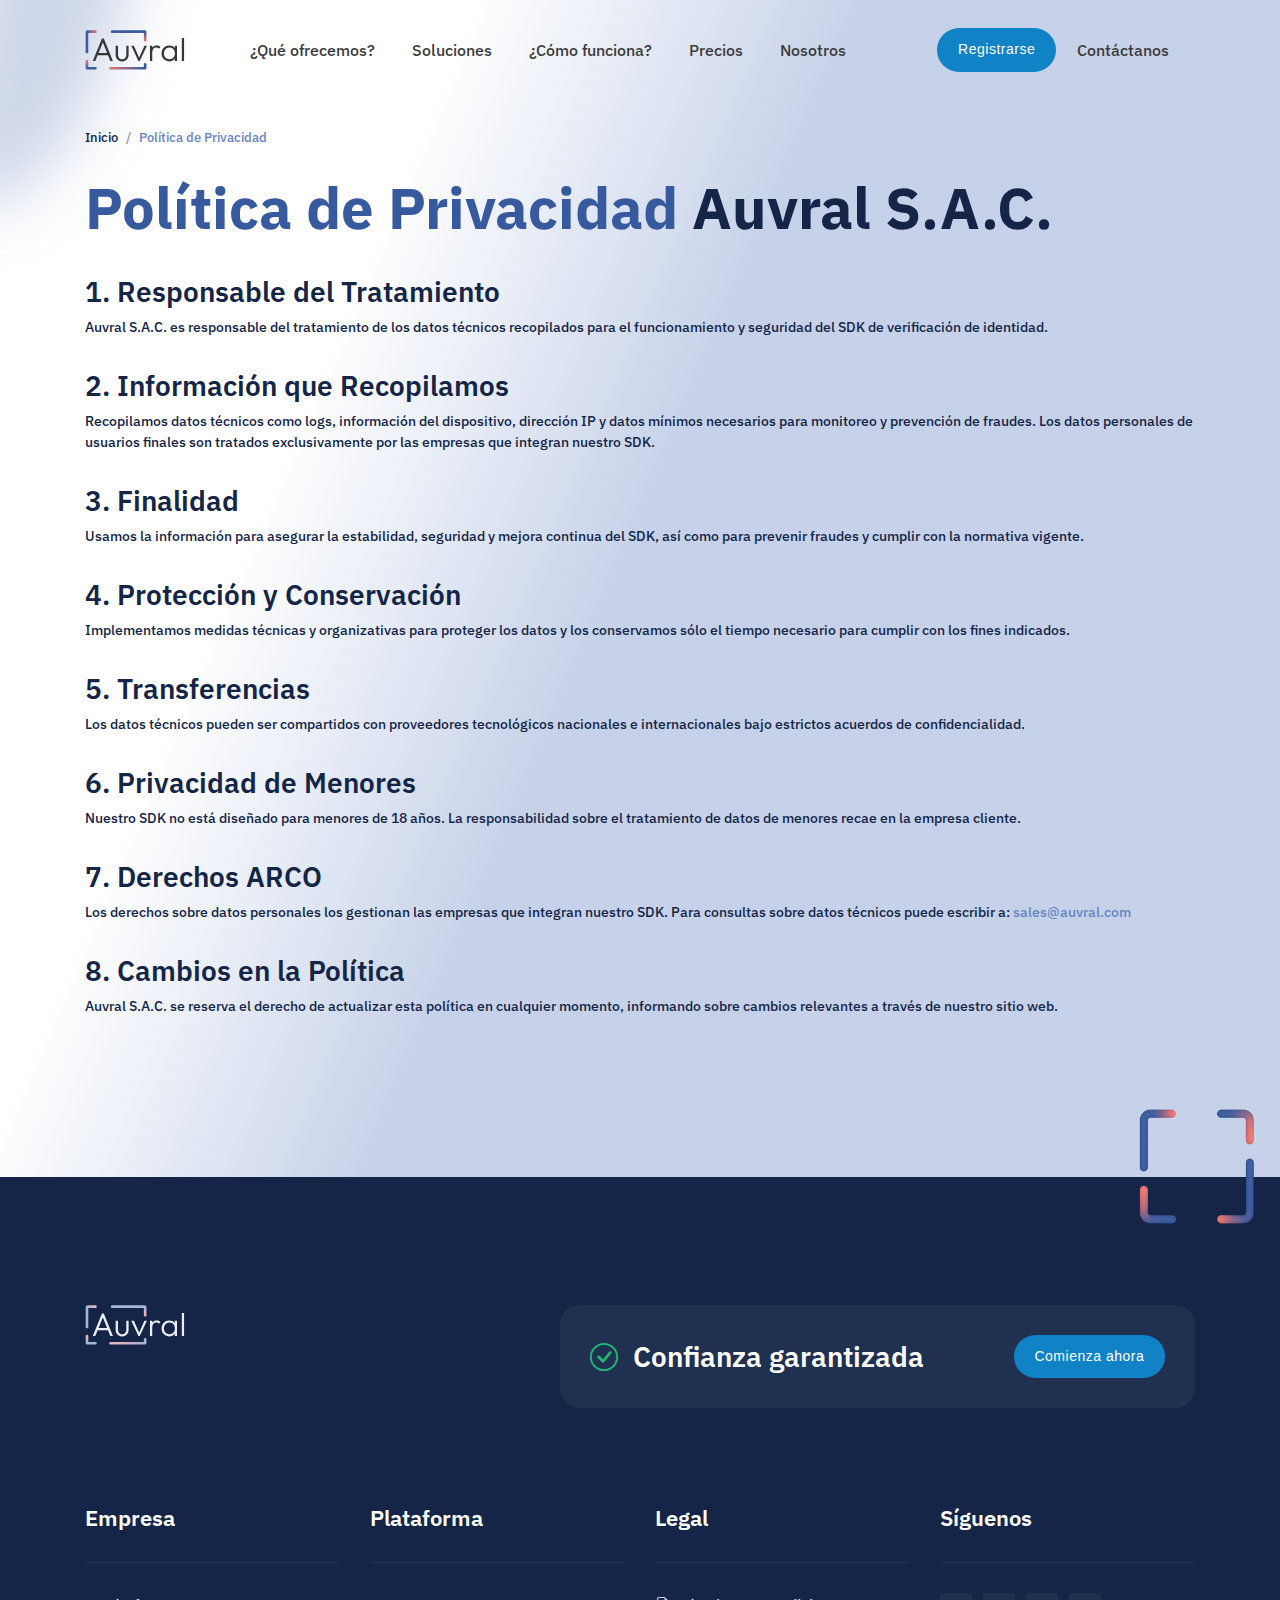
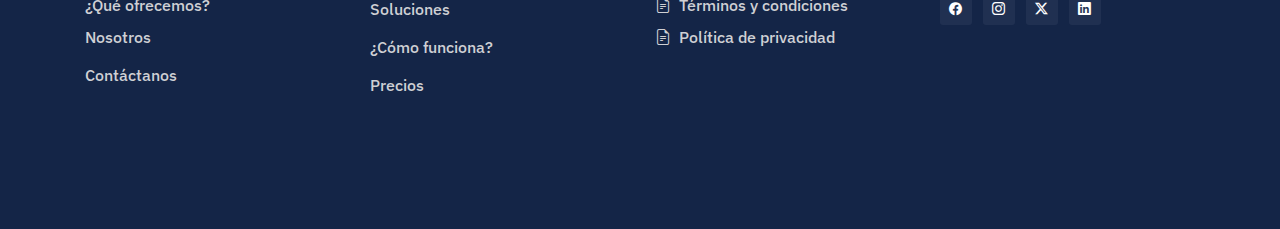
<file: privacy-policy.html>
<!DOCTYPE html>
<html lang="en">
<head>
	<title>Auvral | Política de privacidad</title>
	<!-- Meta Tags -->
	<meta charset="utf-8">
	<meta name="viewport" content="width=device-width, initial-scale=1, shrink-to-fit=no">
	<meta name="author" content="Auvral">
	<meta name="description" content="Auvral | Política de privacidad">
	<!-- Dark mode -->
	<script>
		const storedTheme = localStorage.getItem('theme')
 
		const getPreferredTheme = () => {
			if (storedTheme) {
				return storedTheme
			}
			return window.matchMedia('(prefers-color-scheme: light)').matches ? 'light' : 'light'
		}

		const setTheme = function (theme) {
			if (theme === 'auto' && window.matchMedia('(prefers-color-scheme: dark)').matches) {
				document.documentElement.setAttribute('data-bs-theme', 'dark')
			} else {
				document.documentElement.setAttribute('data-bs-theme', theme)
			}
		}

		setTheme(getPreferredTheme())

		window.addEventListener('DOMContentLoaded', () => {
		    var el = document.querySelector('.theme-icon-active');
			if(el != 'undefined' && el != null) {
				const showActiveTheme = theme => {
				const activeThemeIcon = document.querySelector('.theme-icon-active use')
				const btnToActive = document.querySelector(`[data-bs-theme-value="${theme}"]`)
				const svgOfActiveBtn = btnToActive.querySelector('.mode-switch use').getAttribute('href')

				document.querySelectorAll('[data-bs-theme-value]').forEach(element => {
					element.classList.remove('active')
				})

				btnToActive.classList.add('active')
				activeThemeIcon.setAttribute('href', svgOfActiveBtn)
			}

			window.matchMedia('(prefers-color-scheme: dark)').addEventListener('change', () => {
				if (storedTheme !== 'light' || storedTheme !== 'dark') {
					setTheme(getPreferredTheme())
				}
			})

			showActiveTheme(getPreferredTheme())

			document.querySelectorAll('[data-bs-theme-value]')
				.forEach(toggle => {
					toggle.addEventListener('click', () => {
						const theme = toggle.getAttribute('data-bs-theme-value')
						localStorage.setItem('theme', theme)
						setTheme(theme)
						showActiveTheme(theme)
					})
				})

			}
		})
		
	</script>
	<!-- Favicon -->
	<link rel="shortcut icon" href="assets/images/favicon.ico">
	<!-- Google Font -->
	<link rel="preconnect" href="https://fonts.googleapis.com">
	<link rel="preconnect" href="https://fonts.gstatic.com" crossorigin="">
	<link href="https://fonts.googleapis.com/css2?family=IBM+Plex+Sans:ital,wght@0,100..700;1,100..700&display=swap" rel="stylesheet">
	<!-- Plugins CSS -->
	<link rel="stylesheet" type="text/css" href="assets/vendor/bootstrap-icons/bootstrap-icons.css">
	<link rel="stylesheet" type="text/css" href="assets/vendor/swiper/swiper-bundle.min.css">
	<!-- Theme CSS -->
	<link rel="stylesheet" type="text/css" href="assets/css/style.css">
</head>
<body>
	
<!-- Header START -->
<header class="header-sticky header-absolute">
	<!-- Logo Nav START -->
	<nav class="navbar navbar-expand-xl">
		<div class="container">
			<!-- Logo START -->
			<a class="navbar-brand me-0" href="index.html">
				<img class="light-mode-item navbar-brand-item" src="assets/images/logo.svg" alt="logo">
				<img class="dark-mode-item navbar-brand-item" src="assets/images/logo-light.svg" alt="logo">
			</a>
			<!-- Logo END -->

			<!-- Main navbar START -->
			<div class="navbar-collapse collapse" id="navbarCollapse">
				<ul class="navbar-nav navbar-nav-scroll dropdown-hover mx-auto">

					<!-- Nav item -->
					<li class="nav-item"> <a class="nav-link" href="index.html#offer">¿Qué ofrecemos?</a> </li>
					<li class="nav-item"> <a class="nav-link" href="index.html#solutions">Soluciones</a> </li>
					<li class="nav-item"> <a class="nav-link" href="index.html#onboarding">¿Cómo funciona?</a> </li>
					<li class="nav-item"> <a class="nav-link" href="pricing.html">Precios</a> </li>
					<li class="nav-item"> <a class="nav-link" href="index.html#about-us">Nosotros</a> </li>
					<li class="nav-item"> <a class="nav-link nav-desk-css" href="index.html#contact-us">Contáctanos</a> </li>
				</ul>
			</div>
			<!-- Main navbar END -->

			<!-- Buttons -->
			<ul class="nav navbar-nav navbar-nav-scroll align-items-center dropdown-hover ms-sm-2">
				<!-- Sign up button -->
						<li class="nav-mob-css nav-item ms-2">
							<a href="sign-up.html" class="btn btn-sm btn-primary-grad mb-0">Registrarse</a>
						</li>
						<li class="nav-item nav-mob-css"> <a class="nav-link" href="index.html#contact-us">Contáctanos</a> </li>
						<!-- Dark mode option START -->
						<li class="nav-item dropdown dropdown-animation d-none">
							<button class="btn btn-link mb-0 px-2 lh-1" type="button" aria-expanded="false" data-bs-toggle="dropdown" data-bs-display="static">
							<svg xmlns="http://www.w3.org/2000/svg" width="20" height="20" class="bi bi-circle-half theme-icon-active fill-mode fa-fw" viewBox="0 0 16 16">
								<path d="M8 15A7 7 0 1 0 8 1v14zm0 1A8 8 0 1 1 8 0a8 8 0 0 1 0 16z"></path>
								<use href="#"></use>
							</svg>
							</button>
		
							<ul class="dropdown-menu min-w-auto dropdown-menu-end" aria-labelledby="bd-theme">
								<li class="mb-1">
									<button type="button" class="dropdown-item d-flex align-items-center" data-bs-theme-value="light">
										<svg width="16" height="16" fill="currentColor" class="bi bi-brightness-high-fill fa-fw mode-switch me-1" viewBox="0 0 16 16">
											<path d="M12 8a4 4 0 1 1-8 0 4 4 0 0 1 8 0zM8 0a.5.5 0 0 1 .5.5v2a.5.5 0 0 1-1 0v-2A.5.5 0 0 1 8 0zm0 13a.5.5 0 0 1 .5.5v2a.5.5 0 0 1-1 0v-2A.5.5 0 0 1 8 13zm8-5a.5.5 0 0 1-.5.5h-2a.5.5 0 0 1 0-1h2a.5.5 0 0 1 .5.5zM3 8a.5.5 0 0 1-.5.5h-2a.5.5 0 0 1 0-1h2A.5.5 0 0 1 3 8zm10.657-5.657a.5.5 0 0 1 0 .707l-1.414 1.415a.5.5 0 1 1-.707-.708l1.414-1.414a.5.5 0 0 1 .707 0zm-9.193 9.193a.5.5 0 0 1 0 .707L3.05 13.657a.5.5 0 0 1-.707-.707l1.414-1.414a.5.5 0 0 1 .707 0zm9.193 2.121a.5.5 0 0 1-.707 0l-1.414-1.414a.5.5 0 0 1 .707-.707l1.414 1.414a.5.5 0 0 1 0 .707zM4.464 4.465a.5.5 0 0 1-.707 0L2.343 3.05a.5.5 0 1 1 .707-.707l1.414 1.414a.5.5 0 0 1 0 .708z"></path>
											<use href="#"></use>
										</svg>Light
									</button>
								</li>
								<li class="mb-1">
									<button type="button" class="dropdown-item d-flex align-items-center" data-bs-theme-value="dark">
										<svg xmlns="http://www.w3.org/2000/svg" width="16" height="16" fill="currentColor" class="bi bi-moon-stars-fill fa-fw mode-switch me-1" viewBox="0 0 16 16">
											<path d="M6 .278a.768.768 0 0 1 .08.858 7.208 7.208 0 0 0-.878 3.46c0 4.021 3.278 7.277 7.318 7.277.527 0 1.04-.055 1.533-.16a.787.787 0 0 1 .81.316.733.733 0 0 1-.031.893A8.349 8.349 0 0 1 8.344 16C3.734 16 0 12.286 0 7.71 0 4.266 2.114 1.312 5.124.06A.752.752 0 0 1 6 .278z"></path>
											<path d="M10.794 3.148a.217.217 0 0 1 .412 0l.387 1.162c.173.518.579.924 1.097 1.097l1.162.387a.217.217 0 0 1 0 .412l-1.162.387a1.734 1.734 0 0 0-1.097 1.097l-.387 1.162a.217.217 0 0 1-.412 0l-.387-1.162A1.734 1.734 0 0 0 9.31 6.593l-1.162-.387a.217.217 0 0 1 0-.412l1.162-.387a1.734 1.734 0 0 0 1.097-1.097l.387-1.162zM13.863.099a.145.145 0 0 1 .274 0l.258.774c.115.346.386.617.732.732l.774.258a.145.145 0 0 1 0 .274l-.774.258a1.156 1.156 0 0 0-.732.732l-.258.774a.145.145 0 0 1-.274 0l-.258-.774a1.156 1.156 0 0 0-.732-.732l-.774-.258a.145.145 0 0 1 0-.274l.774-.258c.346-.115.617-.386.732-.732L13.863.1z"></path>
											<use href="#"></use>
										</svg>Dark
									</button>
								</li>
							</ul>
						</li>
						<!-- Dark mode option END -->
				
				<!-- Responsive navbar toggler -->
				<li class="nav-item">
					<button class="navbar-toggler ms-sm-3 p-2" type="button" data-bs-toggle="collapse" data-bs-target="#navbarCollapse" aria-controls="navbarCollapse" aria-expanded="false" aria-label="Toggle navigation">
						<span class="navbar-toggler-animation">
							<span></span>
							<span></span>
							<span></span>
						</span>
					</button>
				</li>	
			</ul>

		</div>
	</nav>
	<!-- Logo Nav END -->
</header>
<!-- Header END -->

<!-- **************** MAIN CONTENT START **************** -->
<main>

<!-- =======================
Hero START -->
<div class="bg-home-auvral">
	<section id="privacy-policy" class="position-relative overflow-hidden pt-xl-8">
		<!-- Grad blur decoration -->
		<div class="position-absolute top-0 start-0 mt-n9 ms-n5">
		  <img src="assets/images/elements/grad-shape/blur-decoration.svg" class="blur-7 opacity-8" alt="Grad shape">
		</div>
	  
		<div class="container position-relative">
		  <div class="row align-items-center">
			<!-- Hero content START -->
			<div class="col-lg-12 mb-1 mb-lg-0 pe-md-5">
			  <!-- Breadcrumb -->
			  <nav class="mb-2" aria-label="breadcrumb">
				<ol class="breadcrumb pt-0">
				  <li class="breadcrumb-item"><a href="index.html">Inicio</a></li>
				  <li class="breadcrumb-item active" aria-current="page">Política de Privacidad</li>
				</ol>
			  </nav>
	  
			  <!-- Title -->
			  <h1 class="fw-bold mb-4">
				<span class="text-primary">Política de Privacidad</span> Auvral S.A.C.
			  </h1>
			</div>
			<!-- Hero content END -->
		  </div>
	  
		  <!-- Privacy Sections START -->
		  <div class="row">
			<div class="col-12">
			  <!-- 1. Responsable del Tratamiento -->
			  <h3 class="h5 fw-semibold">1. Responsable del Tratamiento</h3>
			  <p>Auvral S.A.C. es responsable del tratamiento de los datos técnicos recopilados para el funcionamiento y seguridad del SDK de verificación de identidad.</p>
	  
			  <!-- 2. Información que Recopilamos -->
			  <h3 class="h5 fw-semibold mt-4">2. Información que Recopilamos</h3>
			  <p>Recopilamos datos técnicos como logs, información del dispositivo, dirección IP y datos mínimos necesarios para monitoreo y prevención de fraudes. Los datos personales de usuarios finales son tratados exclusivamente por las empresas que integran nuestro SDK.</p>
	  
			  <!-- 3. Finalidad -->
			  <h3 class="h5 fw-semibold mt-4">3. Finalidad</h3>
			  <p>Usamos la información para asegurar la estabilidad, seguridad y mejora continua del SDK, así como para prevenir fraudes y cumplir con la normativa vigente.</p>
	  
			  <!-- 4. Protección y Conservación -->
			  <h3 class="h5 fw-semibold mt-4">4. Protección y Conservación</h3>
			  <p>Implementamos medidas técnicas y organizativas para proteger los datos y los conservamos sólo el tiempo necesario para cumplir con los fines indicados.</p>
	  
			  <!-- 5. Transferencias -->
			  <h3 class="h5 fw-semibold mt-4">5. Transferencias</h3>
			  <p>Los datos técnicos pueden ser compartidos con proveedores tecnológicos nacionales e internacionales bajo estrictos acuerdos de confidencialidad.</p>
	  
			  <!-- 6. Privacidad de Menores -->
			  <h3 class="h5 fw-semibold mt-4">6. Privacidad de Menores</h3>
			  <p>Nuestro SDK no está diseñado para menores de 18 años. La responsabilidad sobre el tratamiento de datos de menores recae en la empresa cliente.</p>
	  
			  <!-- 7. Derechos ARCO -->
			  <h3 class="h5 fw-semibold mt-4">7. Derechos ARCO</h3>
			  <p>Los derechos sobre datos personales los gestionan las empresas que integran nuestro SDK. Para consultas sobre datos técnicos puede escribir a: <a href="mailto:sales@auvral.com">sales@auvral.com</a></p>
	  
			  <!-- 8. Cambios en la Política -->
			  <h3 class="h5 fw-semibold mt-4">8. Cambios en la Política</h3>
			  <p>Auvral S.A.C. se reserva el derecho de actualizar esta política en cualquier momento, informando sobre cambios relevantes a través de nuestro sitio web.</p>
	  
			</div>
		  </div>
		  <!-- Privacy Sections END -->
		</div>
	</section>
	  
</div>
</main>
<footer class="bg-dark position-relative py-sm-8 py-6" data-bs-theme="dark">
	<!-- Shape decoration -->
	<div class="position-absolute top-0 end-0 mt-n8 z-index-9 d-none d-md-block">
		<img src="assets/images/elements/grad-shape/06.png" class="auvral-icon" alt="Shape">
	</div>
	<div class="container position-relative">
		<div class="row mb-4 mb-lg-7">
			<!-- Logo -->
			<div class="col-lg-3 col-xl-4 mb-4 mb-lg-0">
				<a class="me-0" href="index.html">
					<img class="h-40px" src="assets/images/logo-light.svg" alt="logo">
				</a>
			</div>

			<!-- CTA -->
			<div class="col-lg-9 col-xl-7 ms-md-auto">
				<div class="bg-white d-md-flex justify-content-between align-items-center rounded-4 p-4" style="--bs-bg-opacity:0.05">
					<h5 class="mb-3 mb-md-0"><i class="bi bi-check-circle text-success me-2"></i> Confianza garantizada</h5>
					<a href="index.html#contact-us" class="btn btn-sm btn-primary-grad text-nowrap mb-0">Comienza ahora</a>
				</div>
			</div>
		</div>

		<!-- Link widgets -->
		<div class="row g-4">
			<!-- Widget item -->
			<div class="col-sm-6 col-md-3">
				<h6 class="mb-0">Empresa</h6>
				<hr class="opacity-1 my-md-4">
				<ul class="nav flex-column gap-1">
					<li class="nav-item"><a class="nav-link pt-0" href="index.html#offer">¿Qué ofrecemos?</a></li>
					<li class="nav-item"><a class="nav-link pt-0" href="index.html#about-us">Nosotros</a></li>
					<li class="nav-item"><a class="nav-link" href="index.html#contact-us">Contáctanos</a></li>
				</ul>
			</div>

			<!-- Widget item -->
			<div class="col-sm-6 col-md-3">
				<h6 class="mb-0">Plataforma</h6>
				<hr class="opacity-1 my-md-4">
				<ul class="nav flex-column gap-1">
					<li class="nav-item"><a class="nav-link" href="index.html#solutions">Soluciones</a></li>
					<li class="nav-item"><a class="nav-link" href="index.html#onboarding">¿Cómo funciona?</a></li>
					<li class="nav-item"><a class="nav-link" href="pricing.html">Precios</a></li>
				</ul>
			</div>
			
			<!-- Widget item -->
			<div class="col-sm-6 col-md-3">
				<h6 class="mb-0">Legal</h6>
				<hr class="opacity-1 my-md-4">
				<ul class="nav flex-column gap-1">
					<li class="nav-item"><a class="nav-link pt-0" href="terms-conditions.html"><i class="bi bi-file-earmark-text me-2"></i>Términos y condiciones</a></li>
					<li class="nav-item"><a class="nav-link pt-0" href="privacy-policy.html"><i class="bi bi-file-earmark-text me-2"></i>Política de privacidad</a></li>
				</ul>
			</div>

			<!-- Widget item -->
			<div class="col-sm-6 col-md-3">
				<h6 class="mb-0">Síguenos</h6>
				<hr class="opacity-1 my-md-4">
				<ul class="list-inline mb-0">
					<li class="list-inline-item"> <a class="btn btn-xs btn-icon btn-secondary" href="#"><i class="bi bi-facebook lh-base"></i></a> </li>
					<li class="list-inline-item"> <a class="btn btn-xs btn-icon btn-secondary" href="#"><i class="bi bi-instagram lh-base"></i></a> </li>
					<li class="list-inline-item"> <a class="btn btn-xs btn-icon btn-secondary" href="#"><i class="bi bi-twitter-x lh-base"></i></a> </li>
					<li class="list-inline-item"> <a class="btn btn-xs btn-icon btn-secondary" href="#"><i class="bi bi-linkedin lh-base"></i></a> </li>
				</ul>
			</div>
		</div>
	</div>
</footer>
<!-- Back to top -->
<a href="index.html#contact-us" class="float-button pulse-float">Solicitar demo</div></a>
<!-- Bootstrap JS -->
<script src="assets/vendor/bootstrap/dist/js/bootstrap.bundle.min.js"></script>
<!-- Theme Functions -->
<script src="assets/js/functions.js"></script>
<script>
	document.addEventListener("DOMContentLoaded", () => {
	  const sections = document.querySelectorAll("section[id]");
	  const navLinks = document.querySelectorAll(".navbar-nav .nav-link");
	
	  function activateMenuOnScroll() {
		const scrollPos = window.scrollY + 100; // margen para compensar el header fijo
	
		sections.forEach(section => {
		  const top = section.offsetTop;
		  const height = section.offsetHeight;
		  const id = section.getAttribute("id");
	
		  if (scrollPos >= top && scrollPos < top + height) {
			navLinks.forEach(link => {
			  link.classList.remove("active");
			  if (link.getAttribute("href") === `#${id}`) {
				link.classList.add("active");
			  }
			});
		  }
		});
	  }
	
	  window.addEventListener("scroll", activateMenuOnScroll);
	});
</script>
</body>
</html>
</file>
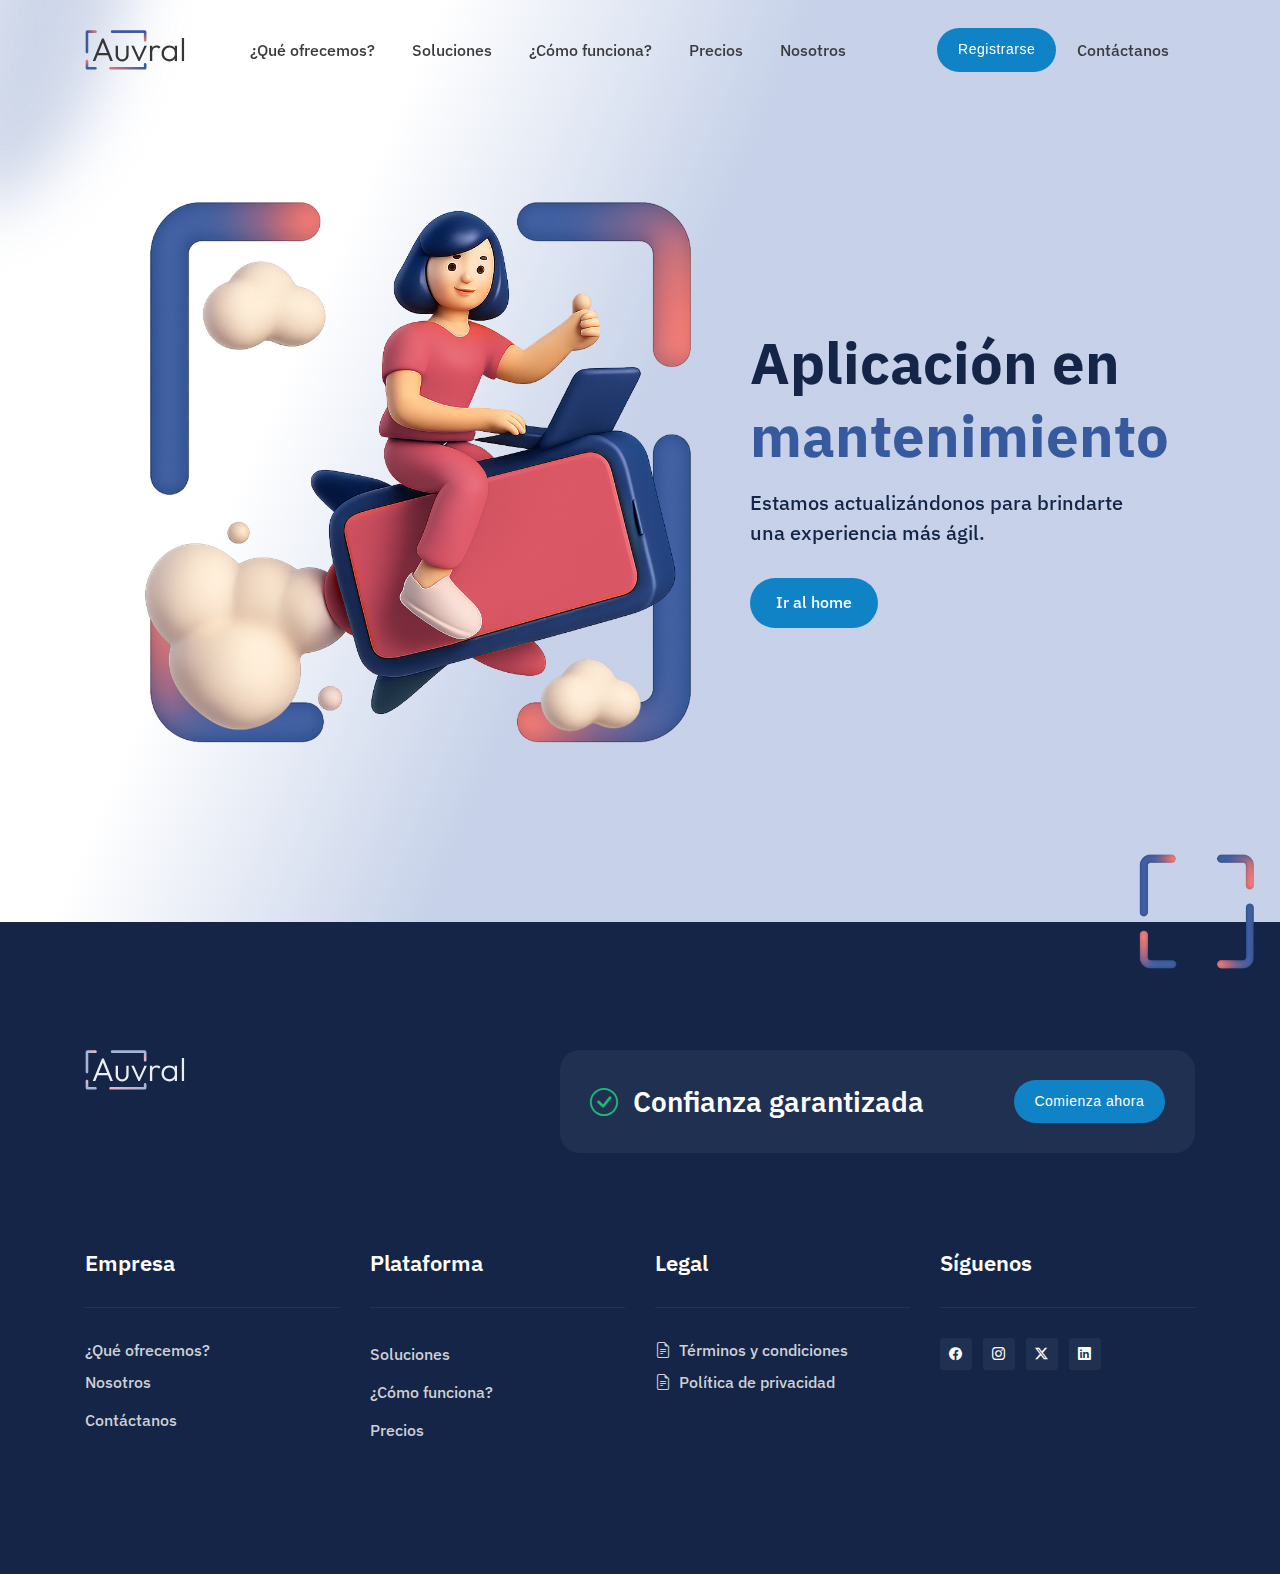
<file: sign-up.html>
<!DOCTYPE html>
<html lang="en">
<head>
	<title>Auvral | Página en construcción</title>
	<!-- Meta Tags -->
	<meta charset="utf-8">
	<meta name="viewport" content="width=device-width, initial-scale=1, shrink-to-fit=no">
	<meta name="author" content="Auvral">
	<meta name="description" content="Auvral | Página en construcción">
	<!-- Dark mode -->
	<script>
		const storedTheme = localStorage.getItem('theme')
 
		const getPreferredTheme = () => {
			if (storedTheme) {
				return storedTheme
			}
			return window.matchMedia('(prefers-color-scheme: light)').matches ? 'light' : 'light'
		}

		const setTheme = function (theme) {
			if (theme === 'auto' && window.matchMedia('(prefers-color-scheme: dark)').matches) {
				document.documentElement.setAttribute('data-bs-theme', 'dark')
			} else {
				document.documentElement.setAttribute('data-bs-theme', theme)
			}
		}

		setTheme(getPreferredTheme())

		window.addEventListener('DOMContentLoaded', () => {
		    var el = document.querySelector('.theme-icon-active');
			if(el != 'undefined' && el != null) {
				const showActiveTheme = theme => {
				const activeThemeIcon = document.querySelector('.theme-icon-active use')
				const btnToActive = document.querySelector(`[data-bs-theme-value="${theme}"]`)
				const svgOfActiveBtn = btnToActive.querySelector('.mode-switch use').getAttribute('href')

				document.querySelectorAll('[data-bs-theme-value]').forEach(element => {
					element.classList.remove('active')
				})

				btnToActive.classList.add('active')
				activeThemeIcon.setAttribute('href', svgOfActiveBtn)
			}

			window.matchMedia('(prefers-color-scheme: dark)').addEventListener('change', () => {
				if (storedTheme !== 'light' || storedTheme !== 'dark') {
					setTheme(getPreferredTheme())
				}
			})

			showActiveTheme(getPreferredTheme())

			document.querySelectorAll('[data-bs-theme-value]')
				.forEach(toggle => {
					toggle.addEventListener('click', () => {
						const theme = toggle.getAttribute('data-bs-theme-value')
						localStorage.setItem('theme', theme)
						setTheme(theme)
						showActiveTheme(theme)
					})
				})

			}
		})
		
	</script>
	<!-- Favicon -->
	<link rel="shortcut icon" href="assets/images/favicon.ico">
	<!-- Google Font -->
	<link rel="preconnect" href="https://fonts.googleapis.com">
	<link rel="preconnect" href="https://fonts.gstatic.com" crossorigin="">
	<link href="https://fonts.googleapis.com/css2?family=IBM+Plex+Sans:ital,wght@0,100..700;1,100..700&display=swap" rel="stylesheet">
	<!-- Plugins CSS -->
	<link rel="stylesheet" type="text/css" href="assets/vendor/bootstrap-icons/bootstrap-icons.css">
	<link rel="stylesheet" type="text/css" href="assets/vendor/swiper/swiper-bundle.min.css">
	<!-- Theme CSS -->
	<link rel="stylesheet" type="text/css" href="assets/css/style.css">
</head>
<body>
	
<!-- Header START -->
<header class="header-sticky header-absolute">
	<!-- Logo Nav START -->
	<nav class="navbar navbar-expand-xl">
		<div class="container">
			<!-- Logo START -->
			<a class="navbar-brand me-0" href="index.html">
				<img class="light-mode-item navbar-brand-item" src="assets/images/logo.svg" alt="logo">
				<img class="dark-mode-item navbar-brand-item" src="assets/images/logo-light.svg" alt="logo">
			</a>
			<!-- Logo END -->

			<!-- Main navbar START -->
			<div class="navbar-collapse collapse" id="navbarCollapse">
				<ul class="navbar-nav navbar-nav-scroll dropdown-hover mx-auto">

					<!-- Nav item -->
					<li class="nav-item"> <a class="nav-link" href="index.html#offer">¿Qué ofrecemos?</a> </li>
					<li class="nav-item"> <a class="nav-link" href="index.html#solutions">Soluciones</a> </li>
					<li class="nav-item"> <a class="nav-link" href="index.html#onboarding">¿Cómo funciona?</a> </li>
					<li class="nav-item"> <a class="nav-link" href="pricing.html">Precios</a> </li>
					<li class="nav-item"> <a class="nav-link" href="index.html#about-us">Nosotros</a> </li>
					<li class="nav-item"> <a class="nav-link nav-desk-css" href="index.html#contact-us">Contáctanos</a> </li>
				</ul>
			</div>
			<!-- Main navbar END -->

			<!-- Buttons -->
			<ul class="nav navbar-nav navbar-nav-scroll align-items-center dropdown-hover ms-sm-2">
				<!-- Sign up button -->
						<li class="nav-mob-css nav-item ms-2">
							<a href="sign-up.html" class="btn btn-sm btn-primary-grad mb-0">Registrarse</a>
						</li>
						<li class="nav-item nav-mob-css"> <a class="nav-link" href="index.html#contact-us">Contáctanos</a> </li>
						<!-- Dark mode option START -->
						<li class="nav-item dropdown dropdown-animation d-none">
							<button class="btn btn-link mb-0 px-2 lh-1" type="button" aria-expanded="false" data-bs-toggle="dropdown" data-bs-display="static">
							<svg xmlns="http://www.w3.org/2000/svg" width="20" height="20" class="bi bi-circle-half theme-icon-active fill-mode fa-fw" viewBox="0 0 16 16">
								<path d="M8 15A7 7 0 1 0 8 1v14zm0 1A8 8 0 1 1 8 0a8 8 0 0 1 0 16z"></path>
								<use href="#"></use>
							</svg>
							</button>
		
							<ul class="dropdown-menu min-w-auto dropdown-menu-end" aria-labelledby="bd-theme">
								<li class="mb-1">
									<button type="button" class="dropdown-item d-flex align-items-center" data-bs-theme-value="light">
										<svg width="16" height="16" fill="currentColor" class="bi bi-brightness-high-fill fa-fw mode-switch me-1" viewBox="0 0 16 16">
											<path d="M12 8a4 4 0 1 1-8 0 4 4 0 0 1 8 0zM8 0a.5.5 0 0 1 .5.5v2a.5.5 0 0 1-1 0v-2A.5.5 0 0 1 8 0zm0 13a.5.5 0 0 1 .5.5v2a.5.5 0 0 1-1 0v-2A.5.5 0 0 1 8 13zm8-5a.5.5 0 0 1-.5.5h-2a.5.5 0 0 1 0-1h2a.5.5 0 0 1 .5.5zM3 8a.5.5 0 0 1-.5.5h-2a.5.5 0 0 1 0-1h2A.5.5 0 0 1 3 8zm10.657-5.657a.5.5 0 0 1 0 .707l-1.414 1.415a.5.5 0 1 1-.707-.708l1.414-1.414a.5.5 0 0 1 .707 0zm-9.193 9.193a.5.5 0 0 1 0 .707L3.05 13.657a.5.5 0 0 1-.707-.707l1.414-1.414a.5.5 0 0 1 .707 0zm9.193 2.121a.5.5 0 0 1-.707 0l-1.414-1.414a.5.5 0 0 1 .707-.707l1.414 1.414a.5.5 0 0 1 0 .707zM4.464 4.465a.5.5 0 0 1-.707 0L2.343 3.05a.5.5 0 1 1 .707-.707l1.414 1.414a.5.5 0 0 1 0 .708z"></path>
											<use href="#"></use>
										</svg>Light
									</button>
								</li>
								<li class="mb-1">
									<button type="button" class="dropdown-item d-flex align-items-center" data-bs-theme-value="dark">
										<svg xmlns="http://www.w3.org/2000/svg" width="16" height="16" fill="currentColor" class="bi bi-moon-stars-fill fa-fw mode-switch me-1" viewBox="0 0 16 16">
											<path d="M6 .278a.768.768 0 0 1 .08.858 7.208 7.208 0 0 0-.878 3.46c0 4.021 3.278 7.277 7.318 7.277.527 0 1.04-.055 1.533-.16a.787.787 0 0 1 .81.316.733.733 0 0 1-.031.893A8.349 8.349 0 0 1 8.344 16C3.734 16 0 12.286 0 7.71 0 4.266 2.114 1.312 5.124.06A.752.752 0 0 1 6 .278z"></path>
											<path d="M10.794 3.148a.217.217 0 0 1 .412 0l.387 1.162c.173.518.579.924 1.097 1.097l1.162.387a.217.217 0 0 1 0 .412l-1.162.387a1.734 1.734 0 0 0-1.097 1.097l-.387 1.162a.217.217 0 0 1-.412 0l-.387-1.162A1.734 1.734 0 0 0 9.31 6.593l-1.162-.387a.217.217 0 0 1 0-.412l1.162-.387a1.734 1.734 0 0 0 1.097-1.097l.387-1.162zM13.863.099a.145.145 0 0 1 .274 0l.258.774c.115.346.386.617.732.732l.774.258a.145.145 0 0 1 0 .274l-.774.258a1.156 1.156 0 0 0-.732.732l-.258.774a.145.145 0 0 1-.274 0l-.258-.774a1.156 1.156 0 0 0-.732-.732l-.774-.258a.145.145 0 0 1 0-.274l.774-.258c.346-.115.617-.386.732-.732L13.863.1z"></path>
											<use href="#"></use>
										</svg>Dark
									</button>
								</li>
							</ul>
						</li>
						<!-- Dark mode option END -->
				
				<!-- Responsive navbar toggler -->
				<li class="nav-item">
					<button class="navbar-toggler ms-sm-3 p-2" type="button" data-bs-toggle="collapse" data-bs-target="#navbarCollapse" aria-controls="navbarCollapse" aria-expanded="false" aria-label="Toggle navigation">
						<span class="navbar-toggler-animation">
							<span></span>
							<span></span>
							<span></span>
						</span>
					</button>
				</li>	
			</ul>

		</div>
	</nav>
	<!-- Logo Nav END -->
</header>
<!-- Header END -->

<!-- **************** MAIN CONTENT START **************** -->
<main>

<!-- =======================
Hero START -->
<div class="bg-home-auvral">
	<section id="home" class="position-relative overflow-hidden pt-xl-8">
		<!-- Grad blur -->
		<div class="position-absolute top-0 start-0 mt-n9 ms-n5">
		  <img src="assets/images/elements/grad-shape/blur-decoration.svg" class="blur-7 opacity-8" alt="Grad shape" data-aos="fade-in">
		</div>
		<div class="container position-relative pt-4 pt-sm-5">
		  <div class="row align-items-center">
			<!-- Hero left content START -->
			<div class="col-lg-7 position-relative ps-md-5" data-aos="fade-left" data-aos-duration="800" data-aos-easing="ease-out-quart">
				<!-- Main image -->
				<div class="position-relative img-home-effect">
				  <div class="img-bg-01 position-relative">
					<img src="assets/images/elements/in-progress.png" class="rounded-4" alt="hero-img" data-aos="zoom-in" data-aos-delay="300">
				  </div>
				</div>
			</div>
			<!-- Hero left content END -->
			<div class="col-lg-5 mb-5 mb-lg-0 pe-md-5" data-aos="fade-right" data-aos-duration="800" data-aos-easing="ease-out-quart">
				<!-- Title -->
					<h1 class="fw-bold mb-3">
					Aplicación en <span class="text-primary"> mantenimiento</span></h1>
					<p class="lead mb-0">Estamos actualizándonos para brindarte una experiencia más ágil.</p>
					<div class="d-flex flex-wrap gap-3 mt-4">
					  <a href="index.html" class="btn-primary-auvral mb-0">Ir al home</a>
					  
					</div>
			</div>
			<!-- Hero right content START -->
			<!-- Hero right content END -->
		  </div>
		</div>
	</section>
</div>
</main>
<footer class="bg-dark position-relative py-sm-8 py-6" data-bs-theme="dark">
	<!-- Shape decoration -->
	<div class="position-absolute top-0 end-0 mt-n8 z-index-9 d-none d-md-block">
		<img src="assets/images/elements/grad-shape/06.png" class="auvral-icon" alt="Shape">
	</div>
	<div class="container position-relative">
		<div class="row mb-4 mb-lg-7">
			<!-- Logo -->
			<div class="col-lg-3 col-xl-4 mb-4 mb-lg-0">
				<a class="me-0" href="index.html">
					<img class="h-40px" src="assets/images/logo-light.svg" alt="logo">
				</a>
			</div>

			<!-- CTA -->
			<div class="col-lg-9 col-xl-7 ms-md-auto">
				<div class="bg-white d-md-flex justify-content-between align-items-center rounded-4 p-4" style="--bs-bg-opacity:0.05">
					<h5 class="mb-3 mb-md-0"><i class="bi bi-check-circle text-success me-2"></i> Confianza garantizada</h5>
					<a href="index.html#contact-us" class="btn btn-sm btn-primary-grad text-nowrap mb-0">Comienza ahora</a>
				</div>
			</div>
		</div>

		<!-- Link widgets -->
		<div class="row g-4">
			<!-- Widget item -->
			<div class="col-sm-6 col-md-3">
				<h6 class="mb-0">Empresa</h6>
				<hr class="opacity-1 my-md-4">
				<ul class="nav flex-column gap-1">
					<li class="nav-item"><a class="nav-link pt-0" href="index.html#offer">¿Qué ofrecemos?</a></li>
					<li class="nav-item"><a class="nav-link pt-0" href="index.html#about-us">Nosotros</a></li>
					<li class="nav-item"><a class="nav-link" href="index.html#contact-us">Contáctanos</a></li>
				</ul>
			</div>

			<!-- Widget item -->
			<div class="col-sm-6 col-md-3">
				<h6 class="mb-0">Plataforma</h6>
				<hr class="opacity-1 my-md-4">
				<ul class="nav flex-column gap-1">
					<li class="nav-item"><a class="nav-link" href="index.html#solutions">Soluciones</a></li>
					<li class="nav-item"><a class="nav-link" href="index.html#onboarding">¿Cómo funciona?</a></li>
					<li class="nav-item"><a class="nav-link" href="pricing.html">Precios</a></li>
				</ul>
			</div>
			
			<!-- Widget item -->
			<div class="col-sm-6 col-md-3">
				<h6 class="mb-0">Legal</h6>
				<hr class="opacity-1 my-md-4">
				<ul class="nav flex-column gap-1">
					<li class="nav-item"><a class="nav-link pt-0" href="terms-conditions.html"><i class="bi bi-file-earmark-text me-2"></i>Términos y condiciones</a></li>
					<li class="nav-item"><a class="nav-link pt-0" href="privacy-policy.html"><i class="bi bi-file-earmark-text me-2"></i>Política de privacidad</a></li>
				</ul>
			</div>

			<!-- Widget item -->
			<div class="col-sm-6 col-md-3">
				<h6 class="mb-0">Síguenos</h6>
				<hr class="opacity-1 my-md-4">
				<ul class="list-inline mb-0">
					<li class="list-inline-item"> <a class="btn btn-xs btn-icon btn-secondary" href="#"><i class="bi bi-facebook lh-base"></i></a> </li>
					<li class="list-inline-item"> <a class="btn btn-xs btn-icon btn-secondary" href="#"><i class="bi bi-instagram lh-base"></i></a> </li>
					<li class="list-inline-item"> <a class="btn btn-xs btn-icon btn-secondary" href="#"><i class="bi bi-twitter-x lh-base"></i></a> </li>
					<li class="list-inline-item"> <a class="btn btn-xs btn-icon btn-secondary" href="#"><i class="bi bi-linkedin lh-base"></i></a> </li>
				</ul>
			</div>
		</div>
	</div>
</footer>
<!-- Back to top -->
<a href="index.html#contact-us" class="float-button pulse-float">Solicitar demo</div></a>
<!-- Bootstrap JS -->
<script src="assets/vendor/bootstrap/dist/js/bootstrap.bundle.min.js"></script>
<!--Vendors-->
<script src="assets/vendor/swiper/swiper-bundle.min.js"></script>
<script src="assets/vendor/purecounterjs/dist/purecounter_vanilla.js"></script>
<!-- Theme Functions -->
<script src="assets/js/functions.js"></script>
<script src="https://cdn.jsdelivr.net/npm/aos@2.3.4/dist/aos.js"></script>
<script>
  AOS.init({
    duration: 700,
    easing: 'ease-out-quart',
    once: true,
  });
</script>
<script>
	AOS.init({
	  once: true,
	  duration: 1000,
	  easing: 'ease-in-out',
	});
</script>
</body>
</html>
</file>
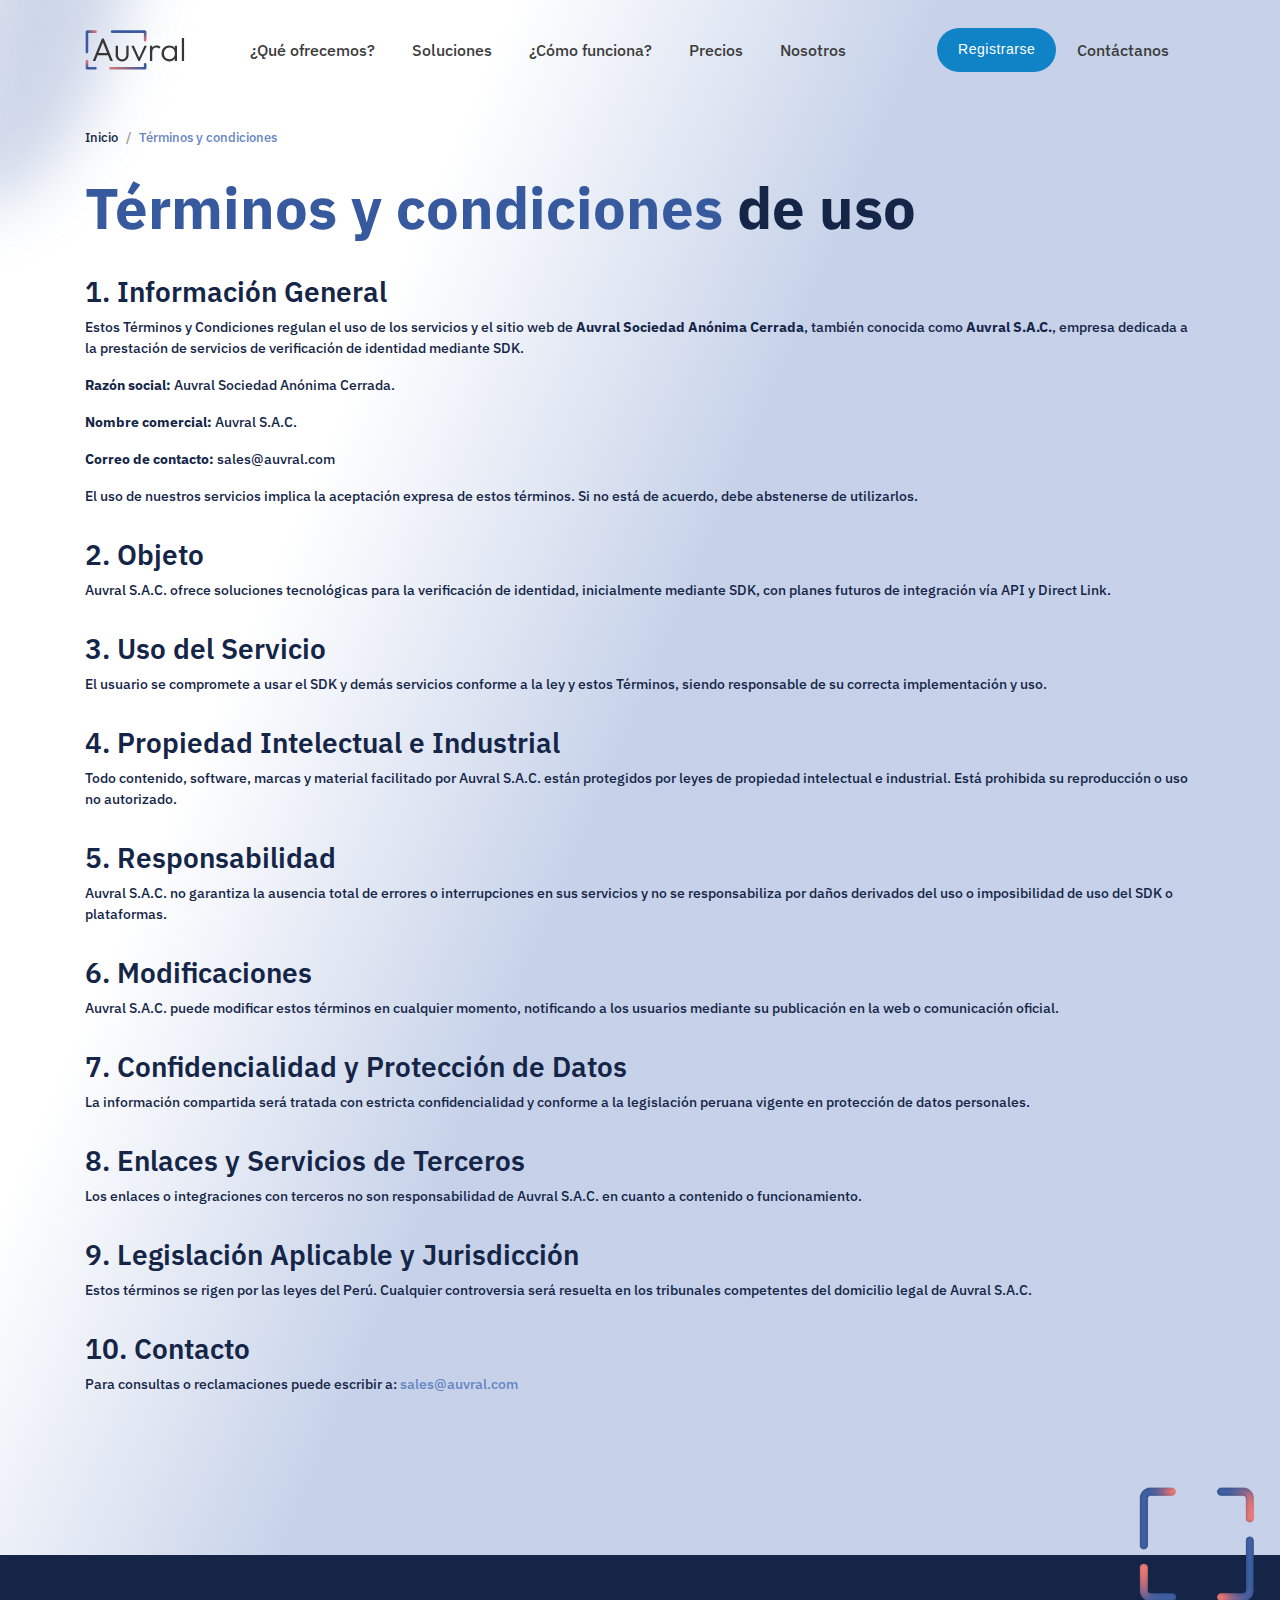
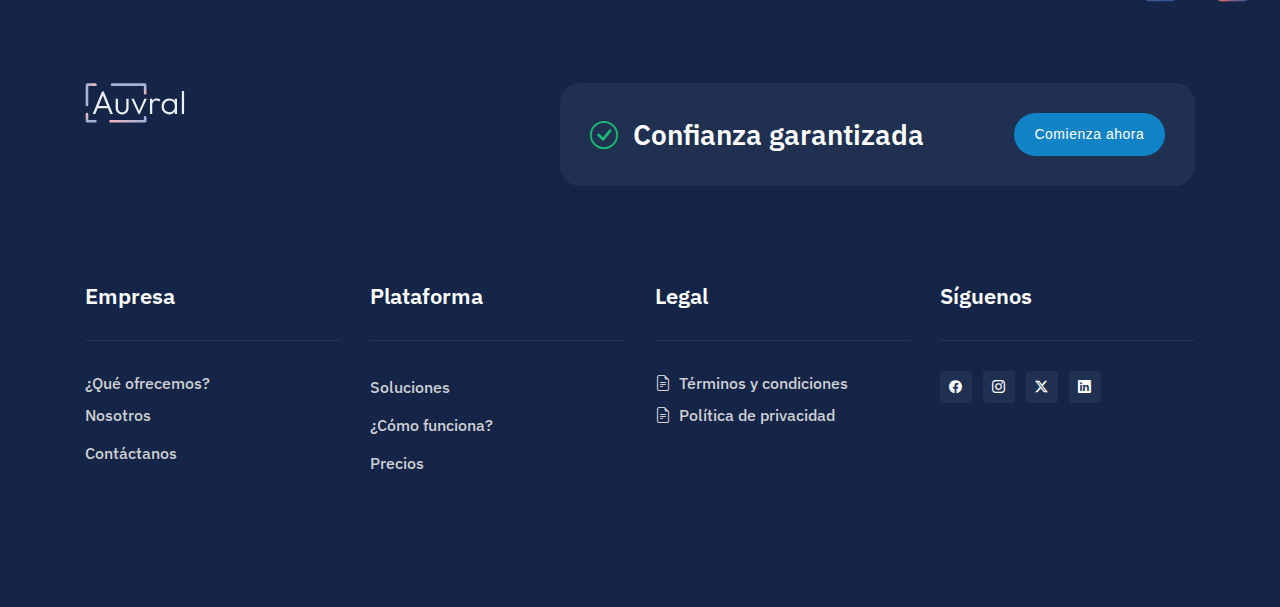
<file: terms-conditions.html>
<!DOCTYPE html>
<html lang="en">
<head>
	<title>Auvral | Términos y condiciones</title>
	<!-- Meta Tags -->
	<meta charset="utf-8">
	<meta name="viewport" content="width=device-width, initial-scale=1, shrink-to-fit=no">
	<meta name="author" content="Auvral">
	<meta name="description" content="Auvral | Términos y condiciones">
	<!-- Dark mode -->
	<script>
		const storedTheme = localStorage.getItem('theme')
 
		const getPreferredTheme = () => {
			if (storedTheme) {
				return storedTheme
			}
			return window.matchMedia('(prefers-color-scheme: light)').matches ? 'light' : 'light'
		}

		const setTheme = function (theme) {
			if (theme === 'auto' && window.matchMedia('(prefers-color-scheme: dark)').matches) {
				document.documentElement.setAttribute('data-bs-theme', 'dark')
			} else {
				document.documentElement.setAttribute('data-bs-theme', theme)
			}
		}

		setTheme(getPreferredTheme())

		window.addEventListener('DOMContentLoaded', () => {
		    var el = document.querySelector('.theme-icon-active');
			if(el != 'undefined' && el != null) {
				const showActiveTheme = theme => {
				const activeThemeIcon = document.querySelector('.theme-icon-active use')
				const btnToActive = document.querySelector(`[data-bs-theme-value="${theme}"]`)
				const svgOfActiveBtn = btnToActive.querySelector('.mode-switch use').getAttribute('href')

				document.querySelectorAll('[data-bs-theme-value]').forEach(element => {
					element.classList.remove('active')
				})

				btnToActive.classList.add('active')
				activeThemeIcon.setAttribute('href', svgOfActiveBtn)
			}

			window.matchMedia('(prefers-color-scheme: dark)').addEventListener('change', () => {
				if (storedTheme !== 'light' || storedTheme !== 'dark') {
					setTheme(getPreferredTheme())
				}
			})

			showActiveTheme(getPreferredTheme())

			document.querySelectorAll('[data-bs-theme-value]')
				.forEach(toggle => {
					toggle.addEventListener('click', () => {
						const theme = toggle.getAttribute('data-bs-theme-value')
						localStorage.setItem('theme', theme)
						setTheme(theme)
						showActiveTheme(theme)
					})
				})

			}
		})
		
	</script>
	<!-- Favicon -->
	<link rel="shortcut icon" href="assets/images/favicon.ico">
	<!-- Google Font -->
	<link rel="preconnect" href="https://fonts.googleapis.com">
	<link rel="preconnect" href="https://fonts.gstatic.com" crossorigin="">
	<link href="https://fonts.googleapis.com/css2?family=IBM+Plex+Sans:ital,wght@0,100..700;1,100..700&display=swap" rel="stylesheet">
	<!-- Plugins CSS -->
	<link rel="stylesheet" type="text/css" href="assets/vendor/bootstrap-icons/bootstrap-icons.css">
	<link rel="stylesheet" type="text/css" href="assets/vendor/swiper/swiper-bundle.min.css">
	<!-- Theme CSS -->
	<link rel="stylesheet" type="text/css" href="assets/css/style.css">
</head>
<body>
	
<!-- Header START -->
<header class="header-sticky header-absolute">
	<!-- Logo Nav START -->
	<nav class="navbar navbar-expand-xl">
		<div class="container">
			<!-- Logo START -->
			<a class="navbar-brand me-0" href="index.html">
				<img class="light-mode-item navbar-brand-item" src="assets/images/logo.svg" alt="logo">
				<img class="dark-mode-item navbar-brand-item" src="assets/images/logo-light.svg" alt="logo">
			</a>
			<!-- Logo END -->

			<!-- Main navbar START -->
			<div class="navbar-collapse collapse" id="navbarCollapse">
				<ul class="navbar-nav navbar-nav-scroll dropdown-hover mx-auto">

					<!-- Nav item -->
					<li class="nav-item"> <a class="nav-link" href="index.html#offer">¿Qué ofrecemos?</a> </li>
					<li class="nav-item"> <a class="nav-link" href="index.html#solutions">Soluciones</a> </li>
					<li class="nav-item"> <a class="nav-link" href="index.html#onboarding">¿Cómo funciona?</a> </li>
					<li class="nav-item"> <a class="nav-link" href="pricing.html">Precios</a> </li>
					<li class="nav-item"> <a class="nav-link" href="index.html#about-us">Nosotros</a> </li>
					<li class="nav-item"> <a class="nav-link nav-desk-css" href="index.html#contact-us">Contáctanos</a> </li>
				</ul>
			</div>
			<!-- Main navbar END -->

			<!-- Buttons -->
			<ul class="nav navbar-nav navbar-nav-scroll align-items-center dropdown-hover ms-sm-2">
				<!-- Sign up button -->
						<li class="nav-mob-css nav-item ms-2">
							<a href="sign-up.html" class="btn btn-sm btn-primary-grad mb-0">Registrarse</a>
						</li>
						<li class="nav-item nav-mob-css"> <a class="nav-link" href="index.html#contact-us">Contáctanos</a> </li>
						<!-- Dark mode option START -->
						<li class="nav-item dropdown dropdown-animation d-none">
							<button class="btn btn-link mb-0 px-2 lh-1" type="button" aria-expanded="false" data-bs-toggle="dropdown" data-bs-display="static">
							<svg xmlns="http://www.w3.org/2000/svg" width="20" height="20" class="bi bi-circle-half theme-icon-active fill-mode fa-fw" viewBox="0 0 16 16">
								<path d="M8 15A7 7 0 1 0 8 1v14zm0 1A8 8 0 1 1 8 0a8 8 0 0 1 0 16z"></path>
								<use href="#"></use>
							</svg>
							</button>
		
							<ul class="dropdown-menu min-w-auto dropdown-menu-end" aria-labelledby="bd-theme">
								<li class="mb-1">
									<button type="button" class="dropdown-item d-flex align-items-center" data-bs-theme-value="light">
										<svg width="16" height="16" fill="currentColor" class="bi bi-brightness-high-fill fa-fw mode-switch me-1" viewBox="0 0 16 16">
											<path d="M12 8a4 4 0 1 1-8 0 4 4 0 0 1 8 0zM8 0a.5.5 0 0 1 .5.5v2a.5.5 0 0 1-1 0v-2A.5.5 0 0 1 8 0zm0 13a.5.5 0 0 1 .5.5v2a.5.5 0 0 1-1 0v-2A.5.5 0 0 1 8 13zm8-5a.5.5 0 0 1-.5.5h-2a.5.5 0 0 1 0-1h2a.5.5 0 0 1 .5.5zM3 8a.5.5 0 0 1-.5.5h-2a.5.5 0 0 1 0-1h2A.5.5 0 0 1 3 8zm10.657-5.657a.5.5 0 0 1 0 .707l-1.414 1.415a.5.5 0 1 1-.707-.708l1.414-1.414a.5.5 0 0 1 .707 0zm-9.193 9.193a.5.5 0 0 1 0 .707L3.05 13.657a.5.5 0 0 1-.707-.707l1.414-1.414a.5.5 0 0 1 .707 0zm9.193 2.121a.5.5 0 0 1-.707 0l-1.414-1.414a.5.5 0 0 1 .707-.707l1.414 1.414a.5.5 0 0 1 0 .707zM4.464 4.465a.5.5 0 0 1-.707 0L2.343 3.05a.5.5 0 1 1 .707-.707l1.414 1.414a.5.5 0 0 1 0 .708z"></path>
											<use href="#"></use>
										</svg>Light
									</button>
								</li>
								<li class="mb-1">
									<button type="button" class="dropdown-item d-flex align-items-center" data-bs-theme-value="dark">
										<svg xmlns="http://www.w3.org/2000/svg" width="16" height="16" fill="currentColor" class="bi bi-moon-stars-fill fa-fw mode-switch me-1" viewBox="0 0 16 16">
											<path d="M6 .278a.768.768 0 0 1 .08.858 7.208 7.208 0 0 0-.878 3.46c0 4.021 3.278 7.277 7.318 7.277.527 0 1.04-.055 1.533-.16a.787.787 0 0 1 .81.316.733.733 0 0 1-.031.893A8.349 8.349 0 0 1 8.344 16C3.734 16 0 12.286 0 7.71 0 4.266 2.114 1.312 5.124.06A.752.752 0 0 1 6 .278z"></path>
											<path d="M10.794 3.148a.217.217 0 0 1 .412 0l.387 1.162c.173.518.579.924 1.097 1.097l1.162.387a.217.217 0 0 1 0 .412l-1.162.387a1.734 1.734 0 0 0-1.097 1.097l-.387 1.162a.217.217 0 0 1-.412 0l-.387-1.162A1.734 1.734 0 0 0 9.31 6.593l-1.162-.387a.217.217 0 0 1 0-.412l1.162-.387a1.734 1.734 0 0 0 1.097-1.097l.387-1.162zM13.863.099a.145.145 0 0 1 .274 0l.258.774c.115.346.386.617.732.732l.774.258a.145.145 0 0 1 0 .274l-.774.258a1.156 1.156 0 0 0-.732.732l-.258.774a.145.145 0 0 1-.274 0l-.258-.774a1.156 1.156 0 0 0-.732-.732l-.774-.258a.145.145 0 0 1 0-.274l.774-.258c.346-.115.617-.386.732-.732L13.863.1z"></path>
											<use href="#"></use>
										</svg>Dark
									</button>
								</li>
							</ul>
						</li>
						<!-- Dark mode option END -->
				
				<!-- Responsive navbar toggler -->
				<li class="nav-item">
					<button class="navbar-toggler ms-sm-3 p-2" type="button" data-bs-toggle="collapse" data-bs-target="#navbarCollapse" aria-controls="navbarCollapse" aria-expanded="false" aria-label="Toggle navigation">
						<span class="navbar-toggler-animation">
							<span></span>
							<span></span>
							<span></span>
						</span>
					</button>
				</li>	
			</ul>

		</div>
	</nav>
	<!-- Logo Nav END -->
</header>
<!-- Header END -->

<!-- **************** MAIN CONTENT START **************** -->
<main>

<!-- =======================
Hero START -->
<div class="bg-home-auvral">
	<section id="terms-conditions" class="position-relative overflow-hidden pt-xl-8">
		<!-- Grad blur decoration -->
		<div class="position-absolute top-0 start-0 mt-n9 ms-n5">
		  <img src="assets/images/elements/grad-shape/blur-decoration.svg" class="blur-7 opacity-8" alt="Grad shape">
		</div>
	  
		<div class="container position-relative">
		  <div class="row align-items-center">
			<!-- Hero content START -->
			<div class="col-lg-12 mb-1 mb-lg-0 pe-md-5">
			  <!-- Breadcrumb -->
			  <nav class="mb-2" aria-label="breadcrumb">
				<ol class="breadcrumb pt-0">
				  <li class="breadcrumb-item"><a href="index.html">Inicio</a></li>
				  <li class="breadcrumb-item active" aria-current="page">Términos y condiciones</li>
				</ol>
			  </nav>
	  
			  <!-- Title -->
			  <h1 class="fw-bold mb-4">
				<span class="text-primary">Términos y condiciones</span> de uso
			  </h1>
			</div>
			<!-- Hero content END -->
		  </div>
	  
		  <!-- Legal Sections START -->
		  <div class="row">
			<div class="col-12">
			  <!-- 1. Información General -->
			  <h3 class="h5 fw-semibold">1. Información General</h3>
			  <p>Estos Términos y Condiciones regulan el uso de los servicios y el sitio web de <strong>Auvral Sociedad Anónima Cerrada</strong>, también conocida como <strong>Auvral S.A.C.</strong>, empresa dedicada a la prestación de servicios de verificación de identidad mediante SDK.</p>
			  <p><strong>Razón social:</strong> Auvral Sociedad Anónima Cerrada.</p>
			  <p><strong>Nombre comercial:</strong> Auvral S.A.C.</p>
			  <p><strong>Correo de contacto:</strong> sales@auvral.com</p>
			  <p>El uso de nuestros servicios implica la aceptación expresa de estos términos. Si no está de acuerdo, debe abstenerse de utilizarlos.</p>
	  
			  <!-- 2. Objeto -->
			  <h3 class="h5 fw-semibold mt-4">2. Objeto</h3>
			  <p>Auvral S.A.C. ofrece soluciones tecnológicas para la verificación de identidad, inicialmente mediante SDK, con planes futuros de integración vía API y Direct Link.</p>
	  
			  <!-- 3. Uso del Servicio -->
			  <h3 class="h5 fw-semibold mt-4">3. Uso del Servicio</h3>
			  <p>El usuario se compromete a usar el SDK y demás servicios conforme a la ley y estos Términos, siendo responsable de su correcta implementación y uso.</p>
	  
			  <!-- 4. Propiedad Intelectual e Industrial -->
			  <h3 class="h5 fw-semibold mt-4">4. Propiedad Intelectual e Industrial</h3>
			  <p>Todo contenido, software, marcas y material facilitado por Auvral S.A.C. están protegidos por leyes de propiedad intelectual e industrial. Está prohibida su reproducción o uso no autorizado.</p>
	  
			  <!-- 5. Responsabilidad -->
			  <h3 class="h5 fw-semibold mt-4">5. Responsabilidad</h3>
			  <p>Auvral S.A.C. no garantiza la ausencia total de errores o interrupciones en sus servicios y no se responsabiliza por daños derivados del uso o imposibilidad de uso del SDK o plataformas.</p>
	  
			  <!-- 6. Modificaciones -->
			  <h3 class="h5 fw-semibold mt-4">6. Modificaciones</h3>
			  <p>Auvral S.A.C. puede modificar estos términos en cualquier momento, notificando a los usuarios mediante su publicación en la web o comunicación oficial.</p>
	  
			  <!-- 7. Confidencialidad y Protección de Datos -->
			  <h3 class="h5 fw-semibold mt-4">7. Confidencialidad y Protección de Datos</h3>
			  <p>La información compartida será tratada con estricta confidencialidad y conforme a la legislación peruana vigente en protección de datos personales.</p>
	  
			  <!-- 8. Enlaces y Servicios de Terceros -->
			  <h3 class="h5 fw-semibold mt-4">8. Enlaces y Servicios de Terceros</h3>
			  <p>Los enlaces o integraciones con terceros no son responsabilidad de Auvral S.A.C. en cuanto a contenido o funcionamiento.</p>
	  
			  <!-- 9. Legislación Aplicable y Jurisdicción -->
			  <h3 class="h5 fw-semibold mt-4">9. Legislación Aplicable y Jurisdicción</h3>
			  <p>Estos términos se rigen por las leyes del Perú. Cualquier controversia será resuelta en los tribunales competentes del domicilio legal de Auvral S.A.C.</p>
	  
			  <!-- 10. Contacto -->
			  <h3 class="h5 fw-semibold mt-4">10. Contacto</h3>
			  <p>Para consultas o reclamaciones puede escribir a: <a href="mailto:sales@auvral.com">sales@auvral.com</a></p>
			</div>
		  </div>
		  <!-- Legal Sections END -->
		</div>
	</section>
</div>
</main>
<footer class="bg-dark position-relative py-sm-8 py-6" data-bs-theme="dark">
	<!-- Shape decoration -->
	<div class="position-absolute top-0 end-0 mt-n8 z-index-9 d-none d-md-block">
		<img src="assets/images/elements/grad-shape/06.png" class="auvral-icon" alt="Shape">
	</div>
	<div class="container position-relative">
		<div class="row mb-4 mb-lg-7">
			<!-- Logo -->
			<div class="col-lg-3 col-xl-4 mb-4 mb-lg-0">
				<a class="me-0" href="index.html">
					<img class="h-40px" src="assets/images/logo-light.svg" alt="logo">
				</a>
			</div>

			<!-- CTA -->
			<div class="col-lg-9 col-xl-7 ms-md-auto">
				<div class="bg-white d-md-flex justify-content-between align-items-center rounded-4 p-4" style="--bs-bg-opacity:0.05">
					<h5 class="mb-3 mb-md-0"><i class="bi bi-check-circle text-success me-2"></i> Confianza garantizada</h5>
					<a href="index.html#contact-us" class="btn btn-sm btn-primary-grad text-nowrap mb-0">Comienza ahora</a>
				</div>
			</div>
		</div>

		<!-- Link widgets -->
		<div class="row g-4">
			<!-- Widget item -->
			<div class="col-sm-6 col-md-3">
				<h6 class="mb-0">Empresa</h6>
				<hr class="opacity-1 my-md-4">
				<ul class="nav flex-column gap-1">
					<li class="nav-item"><a class="nav-link pt-0" href="index.html#offer">¿Qué ofrecemos?</a></li>
					<li class="nav-item"><a class="nav-link pt-0" href="index.html#about-us">Nosotros</a></li>
					<li class="nav-item"><a class="nav-link" href="index.html#contact-us">Contáctanos</a></li>
				</ul>
			</div>

			<!-- Widget item -->
			<div class="col-sm-6 col-md-3">
				<h6 class="mb-0">Plataforma</h6>
				<hr class="opacity-1 my-md-4">
				<ul class="nav flex-column gap-1">
					<li class="nav-item"><a class="nav-link" href="index.html#solutions">Soluciones</a></li>
					<li class="nav-item"><a class="nav-link" href="index.html#onboarding">¿Cómo funciona?</a></li>
					<li class="nav-item"><a class="nav-link" href="pricing.html">Precios</a></li>
				</ul>
			</div>
			
			<!-- Widget item -->
			<div class="col-sm-6 col-md-3">
				<h6 class="mb-0">Legal</h6>
				<hr class="opacity-1 my-md-4">
				<ul class="nav flex-column gap-1">
					<li class="nav-item"><a class="nav-link pt-0" href="terms-conditions.html"><i class="bi bi-file-earmark-text me-2"></i>Términos y condiciones</a></li>
					<li class="nav-item"><a class="nav-link pt-0" href="privacy-policy.html"><i class="bi bi-file-earmark-text me-2"></i>Política de privacidad</a></li>
				</ul>
			</div>

			<!-- Widget item -->
			<div class="col-sm-6 col-md-3">
				<h6 class="mb-0">Síguenos</h6>
				<hr class="opacity-1 my-md-4">
				<ul class="list-inline mb-0">
					<li class="list-inline-item"> <a class="btn btn-xs btn-icon btn-secondary" href="#"><i class="bi bi-facebook lh-base"></i></a> </li>
					<li class="list-inline-item"> <a class="btn btn-xs btn-icon btn-secondary" href="#"><i class="bi bi-instagram lh-base"></i></a> </li>
					<li class="list-inline-item"> <a class="btn btn-xs btn-icon btn-secondary" href="#"><i class="bi bi-twitter-x lh-base"></i></a> </li>
					<li class="list-inline-item"> <a class="btn btn-xs btn-icon btn-secondary" href="#"><i class="bi bi-linkedin lh-base"></i></a> </li>
				</ul>
			</div>
		</div>
	</div>
</footer>
<!-- Back to top -->
<a href="index.html#contact-us" class="float-button pulse-float">Solicitar demo</div></a>
<!-- Bootstrap JS -->
<script src="assets/vendor/bootstrap/dist/js/bootstrap.bundle.min.js"></script>
<!-- Theme Functions -->
<script src="assets/js/functions.js"></script>
<script>
	document.addEventListener("DOMContentLoaded", () => {
	  const sections = document.querySelectorAll("section[id]");
	  const navLinks = document.querySelectorAll(".navbar-nav .nav-link");
	
	  function activateMenuOnScroll() {
		const scrollPos = window.scrollY + 100; // margen para compensar el header fijo
	
		sections.forEach(section => {
		  const top = section.offsetTop;
		  const height = section.offsetHeight;
		  const id = section.getAttribute("id");
	
		  if (scrollPos >= top && scrollPos < top + height) {
			navLinks.forEach(link => {
			  link.classList.remove("active");
			  if (link.getAttribute("href") === `#${id}`) {
				link.classList.add("active");
			  }
			});
		  }
		});
	  }
	
	  window.addEventListener("scroll", activateMenuOnScroll);
	});
</script>
</body>
</html>
</file>
